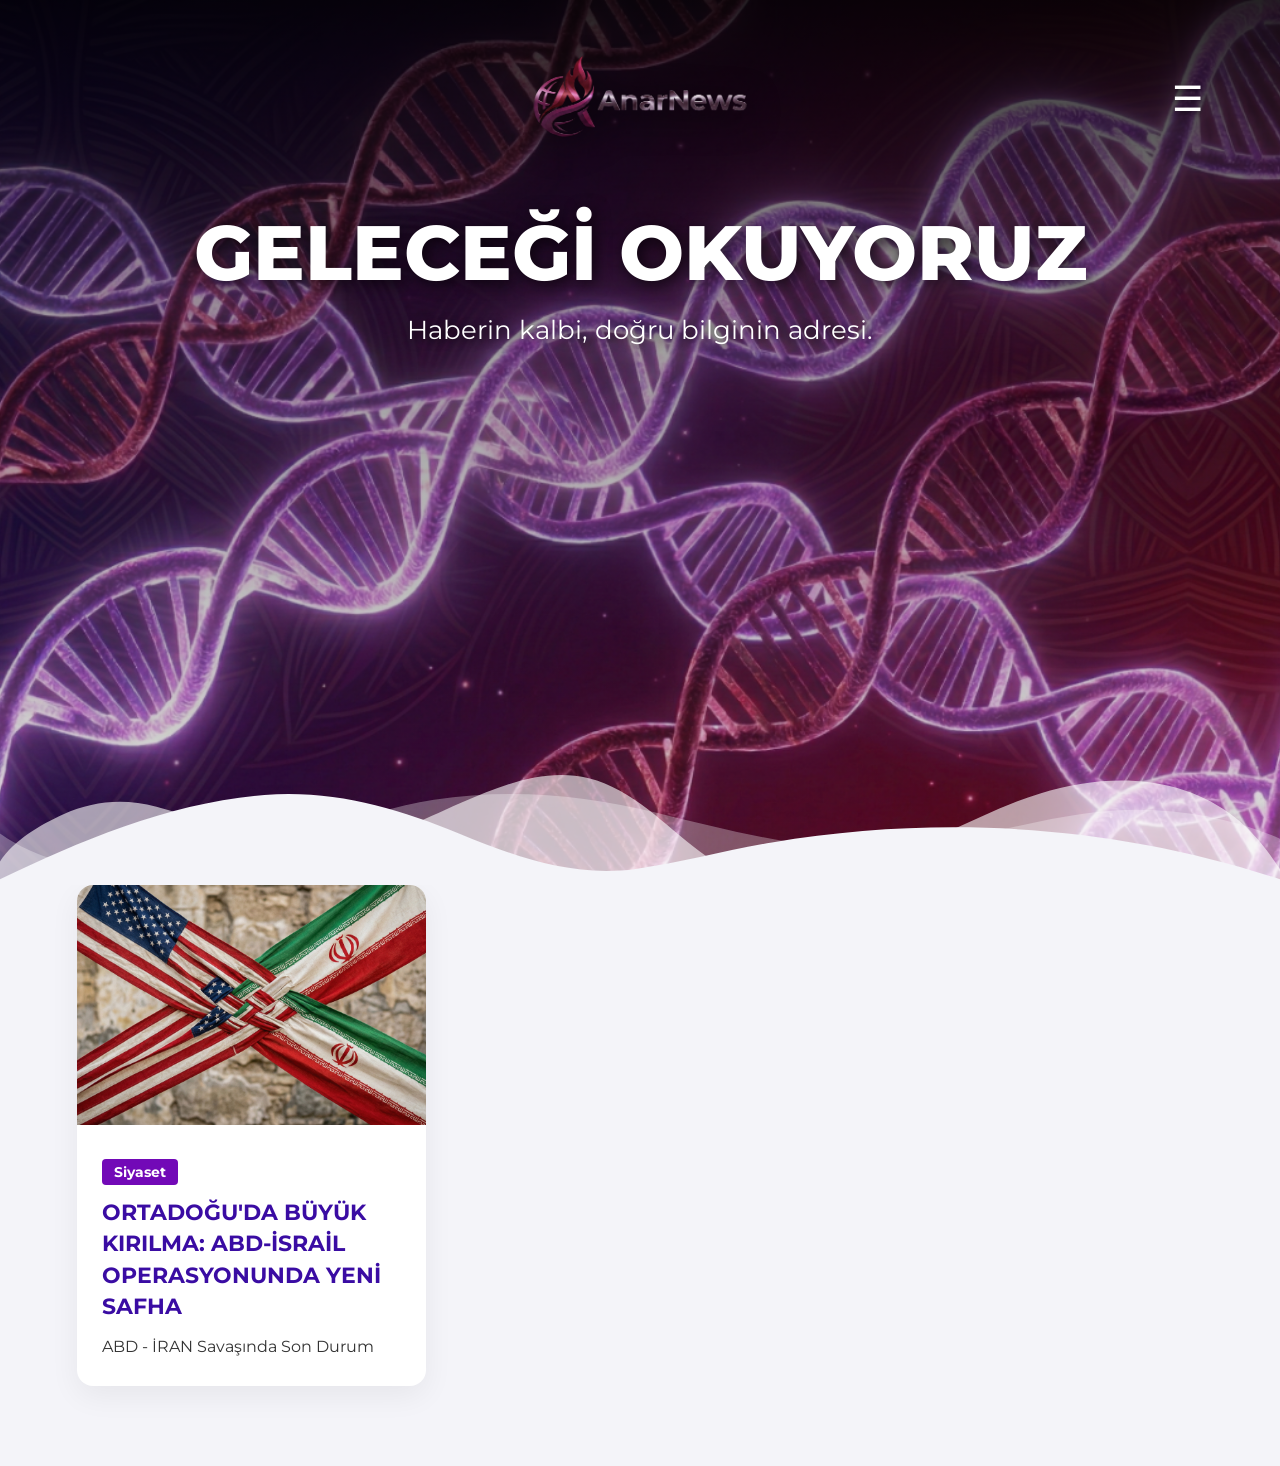
<file: index.html>
<!DOCTYPE html>
<html lang="tr">
<head>
    <script async src="https://www.googletagmanager.com/gtag/js?id=G-TTC3R8D3WZ"></script>
    <script>
      window.dataLayer = window.dataLayer || [];
      function gtag(){dataLayer.push(arguments);}
      gtag('js', new Date());

      gtag('config', 'G-TTC3R8D3WZ');
    </script>
    <meta charset="UTF-8">
    <meta name="viewport" content="width=device-width, initial-scale=1.0">
    <title>AnarNews</title>
    <link rel="stylesheet" href="style.css">
    <script src="https://identity.netlify.com/v1/netlify-identity-widget.js"></script>
</head>
<body>

    <div id="mySidebar" class="sidebar">
        <a href="javascript:void(0)" class="close-btn" onclick="closeNav()">&times;</a>
        <img src="logo.jpg" alt="AnarNews Logo" class="sidebar-logo" onerror="this.style.display='none'">
        <a href="index.html">Ana Sayfa</a>
        <button class="dropdown-btn">Kategoriler &#9660;</button>
        <div class="dropdown-container">
            <a href="index.html?kategori=Gündem">Gündem</a>
            <a href="index.html?kategori=Siyaset">Siyaset</a>
            <a href="index.html?kategori=Dünya">Dünya</a>
            <a href="index.html?kategori=Ekonomi">Ekonomi</a>
            <a href="index.html?kategori=Borsa">Borsa</a>
            <a href="index.html?kategori=Döviz">Döviz</a>
            <a href="index.html?kategori=Altın">Altın</a>
            <a href="index.html?kategori=Kripto Para">Kripto Para</a>
            <a href="index.html?kategori=Yerel Haberler">Yerel Haberler</a>
            <a href="index.html?kategori=Sağlık">Sağlık</a>
            <a href="index.html?kategori=Eğitim">Eğitim</a>
            <a href="index.html?kategori=Magazin">Magazin</a>
            <a href="index.html?kategori=Kültür &amp; Sanat">Kültür &amp; Sanat</a>
            <a href="index.html?kategori=Sinema">Sinema</a>
            <a href="index.html?kategori=Kitap">Kitap</a>
            <a href="index.html?kategori=Seyahat">Seyahat</a>
            <a href="index.html?kategori=Teknoloji">Teknoloji</a>
            <a href="index.html?kategori=Yapay Zeka">Yapay Zeka</a>
            <a href="index.html?kategori=Bilim">Bilim</a>
            <a href="index.html?kategori=Uzay">Uzay</a>
            <a href="index.html?kategori=Oyun (Gaming)">Oyun (Gaming)</a>
            <a href="index.html?kategori=Otomobil">Otomobil</a>
            <a href="index.html?kategori=Spor">Spor</a>
            <a href="index.html?kategori=Video Haber">Video Haber</a>
            <a href="index.html?kategori=Foto Galeri">Foto Galeri</a>
        </div>
        <a href="yazarlar.html">Yazarlar</a>
        <a href="iletisim.html">İletişim</a>
    </div>

    <div class="top-section-fixed">
        <header>
            <nav>
                <div class="logo-container">
                    <a href="index.html"><img src="logo.jpg" alt="AnarNews Logo" class="logo-img"></a>
                    <div id="category-title" class="category-title">KATEGORİ ADI</div>
                </div>
                <div class="menu-btn" onclick="openNav()">&#9776;</div>
            </nav>
        </header>

        <section class="hero" id="main-hero">
            <h1>GELECEĞİ OKUYORUZ</h1>
            <p>Haberin kalbi, doğru bilginin adresi.</p>
        </section>
    </div>

    <div class="content-curtain">
        <div class="wave-divider"><svg viewBox="0 0 1200 120" preserveAspectRatio="none"><path d="M0,0V46.29c47.79,22.2,103.59,32.17,158,28,70.36-5.37,136.33-33.31,206.8-37.5C438.64,32.43,512.34,53.67,583,72.05c69.27,18,138.3,24.88,209.4,13.08,36.15-6,69.85-17.84,104.45-29.34C989.49,25,1113-14.29,1200,52.47V0Z" opacity=".3" fill="#ffffff"></path><path d="M0,0V15.81C13,36.92,27.64,56.86,47.69,72.05,99.41,111.27,165,111,224.58,91.58c31.15-10.15,60.09-26.07,89.67-39.8,40.92-19,84.73-46,130.83-49.67,36.26-2.85,70.9,9.42,98.6,31.56,31.77,25.39,62.32,62,103.63,73,40.44,10.79,81.35-6.69,119.13-24.28s75.16-39,116.92-43.05c59.73-5.85,113.28,22.88,168.9,38.84,30.2,8.66,59,6.17,87.09-7.5,22.43-10.89,48-26.93,60.65-49.24V0Z" opacity=".6" fill="#ffffff"></path><path d="M0,0V5.63C149.93,59,314.09,71.32,475.83,42.57c43-7.64,84.23-20.12,127.61-26.46,59-8.63,112.48,12.24,165.56,35.4C827.93,77.22,886,95.24,951.2,90c86.53-7,172.46-45.71,248.8-84.81V0Z" fill="#f4f4f9"></path></svg></div>
        
        <section class="news-section">
            <div class="news-grid" id="news-container"><p style="grid-column: 1 / -1; text-align: center;">Haberler yükleniyor...</p></div>
        </section>
    </div>

    <script>
        function openNav() { document.getElementById("mySidebar").style.width = "300px"; }
        function closeNav() { document.getElementById("mySidebar").style.width = "0"; }
        var dropdown = document.getElementsByClassName("dropdown-btn");
        for (var i = 0; i < dropdown.length; i++) {
            dropdown[i].addEventListener("click", function() {
                this.classList.toggle("active");
                var dropdownContent = this.nextElementSibling;
                if (dropdownContent.style.display === "block") { dropdownContent.style.display = "none"; } 
                else { dropdownContent.style.display = "block"; }
            });
        }
        window.addEventListener('scroll', function() {
            var heroes = document.querySelectorAll('.hero');
            heroes.forEach(function(hero) {
                var opacity = 1 - (window.scrollY / 350);
                hero.style.opacity = opacity > 0 ? opacity : 0;
            });
        });

        const params = new URLSearchParams(window.location.search);
        const activeCategory = params.get('kategori');

        if(activeCategory) {
            document.getElementById('main-hero').style.display = 'none';
            document.getElementById('category-title').innerText = activeCategory;
            document.getElementById('category-title').style.display = 'block';
            document.title = activeCategory + " Haberleri - AnarNews";
        }

        fetch('haberler.json?v=' + new Date().getTime())
            .then(response => response.json())
            .then(data => {
                const container = document.getElementById('news-container');
                if (!data.haber_listesi || data.haber_listesi.length === 0) return;
                
                let listWithIds = data.haber_listesi.map((haber, index) => ({...haber, originalId: index}));
                let reversedList = listWithIds.reverse();

                if(activeCategory) {
                    reversedList = reversedList.filter(h => h.category === activeCategory);
                }

                if(reversedList.length === 0) {
                    container.innerHTML = `<p style="grid-column: 1 / -1; text-align: center; font-size: 1.2rem; margin-top:50px;">${activeCategory} kategorisinde henüz haber bulunmuyor.</p>`;
                    return;
                }

                let html = '';
                reversedList.forEach(haber => {
                    const img = haber.thumbnail ? haber.thumbnail : 'https://images.unsplash.com/photo-1526374965328-7f61d4dc18c5?auto=format&fit=crop&w=600&q=80';
                    const cat = haber.category ? `<span class="news-tag">${haber.category}</span>` : '';
                    html += `<a href="haber-detay.html?id=${haber.originalId}" style="text-decoration: none; color: inherit;">
                        <article class="news-card">
                            <img src="${img}" alt="${haber.title}">
                            <div class="news-content">
                                ${cat}
                                <h3>${haber.title}</h3>
                                <p>${haber.description}</p>
                            </div>
                        </article></a>`;
                });
                container.innerHTML = html;
            });
    </script>
</body>
</html>
</file>
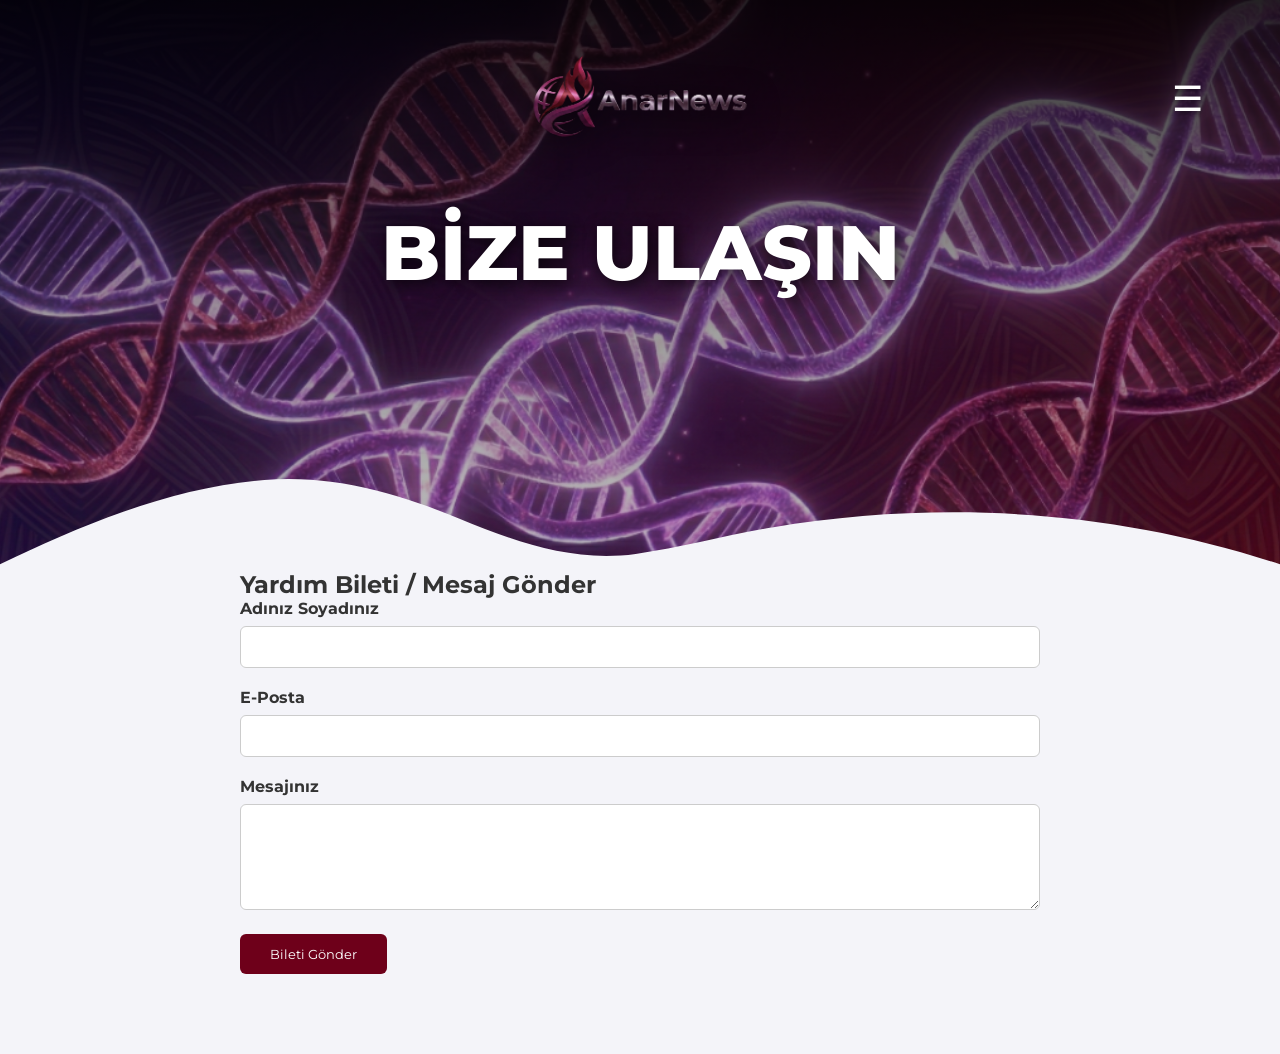
<file: iletisim.html>
<!DOCTYPE html>
<html lang="tr">
<head>
    <script async src="https://www.googletagmanager.com/gtag/js?id=G-TTC3R8D3WZ"></script>
    <script>
      window.dataLayer = window.dataLayer || [];
      function gtag(){dataLayer.push(arguments);}
      gtag('js', new Date());

      gtag('config', 'G-TTC3R8D3WZ');
    </script>
    <meta charset="UTF-8">
    <meta name="viewport" content="width=device-width, initial-scale=1.0">
    <title>İletişim - AnarNews</title>
    <link rel="stylesheet" href="style.css">
    <link rel="icon" href="favicon.jpg" type="image/jpeg">
</head>
<body>

    <div id="mySidebar" class="sidebar">
        <a href="javascript:void(0)" class="close-btn" onclick="closeNav()">&times;</a>
        <img src="logo.jpg" alt="AnarNews Logo" class="sidebar-logo" onerror="this.style.display='none'">
        <a href="index.html">Ana Sayfa</a>
        <button class="dropdown-btn">Kategoriler &#9660;</button>
        <div class="dropdown-container">
            <a href="index.html?kategori=Gündem">Gündem</a>
            <a href="index.html?kategori=Siyaset">Siyaset</a>
            <a href="index.html?kategori=Dünya">Dünya</a>
            <a href="index.html?kategori=Ekonomi">Ekonomi</a>
            <a href="index.html?kategori=Borsa">Borsa</a>
            <a href="index.html?kategori=Döviz">Döviz</a>
            <a href="index.html?kategori=Altın">Altın</a>
            <a href="index.html?kategori=Kripto Para">Kripto Para</a>
            <a href="index.html?kategori=Yerel Haberler">Yerel Haberler</a>
            <a href="index.html?kategori=Sağlık">Sağlık</a>
            <a href="index.html?kategori=Eğitim">Eğitim</a>
            <a href="index.html?kategori=Magazin">Magazin</a>
            <a href="index.html?kategori=Kültür &amp; Sanat">Kültür &amp; Sanat</a>
            <a href="index.html?kategori=Sinema">Sinema</a>
            <a href="index.html?kategori=Kitap">Kitap</a>
            <a href="index.html?kategori=Seyahat">Seyahat</a>
            <a href="index.html?kategori=Teknoloji">Teknoloji</a>
            <a href="index.html?kategori=Yapay Zeka">Yapay Zeka</a>
            <a href="index.html?kategori=Bilim">Bilim</a>
            <a href="index.html?kategori=Uzay">Uzay</a>
            <a href="index.html?kategori=Oyun (Gaming)">Oyun (Gaming)</a>
            <a href="index.html?kategori=Otomobil">Otomobil</a>
            <a href="index.html?kategori=Spor">Spor</a>
            <a href="index.html?kategori=Video Haber">Video Haber</a>
            <a href="index.html?kategori=Foto Galeri">Foto Galeri</a>
        </div>
        <a href="yazarlar.html">Yazarlar</a>
        <a href="iletisim.html">İletişim</a>
    </div>

    <div class="top-section-fixed">
        <header>
            <nav>
                <div class="logo-container">
                    <a href="index.html"><img src="logo.jpg" alt="AnarNews Logo" class="logo-img"></a>
                </div>
                <div class="menu-btn" onclick="openNav()">&#9776;</div>
            </nav>
        </header>
        <section class="hero"><h1>BİZE ULAŞIN</h1></section>
    </div>

    <div class="content-curtain" style="margin-top: 50vh;">
        <div class="wave-divider"><svg viewBox="0 0 1200 120" preserveAspectRatio="none"><path d="M0,0V5.63C149.93,59,314.09,71.32,475.83,42.57c43-7.64,84.23-20.12,127.61-26.46,59-8.63,112.48,12.24,165.56,35.4C827.93,77.22,886,95.24,951.2,90c86.53-7,172.46-45.71,248.8-84.81V0Z" fill="#f4f4f9"></path></svg></div>
        <section class="news-section">
            <div class="contact-form-container" style="max-width: 800px; margin: 0 auto;">
                
                <div id="success-message" style="display:none; background-color: #27ae60; color: white; text-align: center; padding: 15px; font-weight: bold; font-size: 1.1rem; border-radius: 8px; margin-bottom: 20px;">
                    Mesajınız başarıyla iletilmiştir. Teşekkür ederiz!
                </div>

                <h2>Yardım Bileti / Mesaj Gönder</h2>
                
                <form name="iletisim-bileti" method="POST" data-netlify="true" action="/iletisim.html?success=true" class="contact-form">
                    <div class="form-group">
                        <label>Adınız Soyadınız</label>
                        <input type="text" name="isim" required>
                    </div>
                    <div class="form-group">
                        <label>E-Posta</label>
                        <input type="email" name="email" required>
                    </div>
                    <div class="form-group">
                        <label>Mesajınız</label>
                        <textarea name="mesaj" rows="5" required></textarea>
                    </div>
                    <button type="submit" class="submit-btn">Bileti Gönder</button>
                </form>
                
            </div>
        </section>
    </div>

    <script>
        function openNav() { document.getElementById("mySidebar").style.width = "300px"; }
        function closeNav() { document.getElementById("mySidebar").style.width = "0"; }
        var dropdown = document.getElementsByClassName("dropdown-btn");
        for (var i = 0; i < dropdown.length; i++) {
            dropdown[i].addEventListener("click", function() {
                this.classList.toggle("active");
                var dropdownContent = this.nextElementSibling;
                if (dropdownContent.style.display === "block") dropdownContent.style.display = "none";
                else dropdownContent.style.display = "block";
            });
        }
        window.addEventListener('scroll', function() {
            var heroes = document.querySelectorAll('.hero');
            heroes.forEach(function(hero) {
                var opacity = 1 - (window.scrollY / 350);
                hero.style.opacity = opacity > 0 ? opacity : 0;
            });
        });

        const urlParams = new URLSearchParams(window.location.search);
        if (urlParams.get('success') === 'true') {
            document.getElementById('success-message').style.display = 'block';
            window.history.replaceState({}, document.title, window.location.pathname);
        }
    </script>
</body>
</html>
</file>
<file: style.css>
@import url('https://fonts.googleapis.com/css2?family=Montserrat:wght@400;500;700;800&display=swap');

* { margin: 0; padding: 0; box-sizing: border-box; font-family: 'Montserrat', sans-serif; }
body { background-color: #f4f4f9; color: #333; overflow-x: hidden; }

/* YAN MENÜ VE HAMBURGER (SAĞDA) */
.menu-btn { font-size: 35px; cursor: pointer; color: white; position: absolute; right: 6%; z-index: 100; text-shadow: 0 2px 5px rgba(0,0,0,0.5); transition: transform 0.3s ease; }
.menu-btn:hover { transform: scale(1.1); color: #d2b4de; }
.sidebar { height: 100%; width: 0; position: fixed; z-index: 1000; top: 0; right: 0; left: auto; background-color: #111; overflow-x: hidden; transition: 0.4s; padding-top: 60px; box-shadow: -5px 0 15px rgba(0,0,0,0.5); }
.sidebar-logo { width: 80%; margin: 0 auto 30px auto; display: block; border-radius: 10px; }
.sidebar a, .dropdown-btn { padding: 15px 25px; text-decoration: none; font-size: 1.2rem; color: #818181; display: block; transition: 0.3s; background: none; border: none; width: 100%; text-align: left; cursor: pointer; font-weight: 500; }
.sidebar a:hover, .dropdown-btn:hover { color: #f1f1f1; background-color: #333; }
.sidebar .close-btn { position: absolute; top: 10px; right: 20px; font-size: 36px; padding: 0; width: auto; }
.dropdown-container { display: none; background-color: #262626; padding-left: 15px; }
.dropdown-container a { font-size: 1rem; padding: 10px 25px; }

/* ARKA PLAN VE LOGO */
.top-section-fixed { position: fixed; top: 0; left: 0; width: 100%; height: 100vh; z-index: 1; background: linear-gradient(to bottom, rgba(0,0,0,0.85) 0%, rgba(0,0,0,0.4) 30%, rgba(0,0,0,0.1) 100%), url("background.jpg"); background-size: cover; background-position: center top; color: white; }
header { padding: 1rem 0; position: relative; z-index: 10; width: 100%; }
nav { display: flex; justify-content: center; align-items: center; position: relative; width: 100%; }
.logo-container { display: flex; flex-direction: column; align-items: center; justify-content: center; }
.logo-img { height: 160px; width: auto; filter: drop-shadow(0 8px 16px rgba(0,0,0,0.7)); transition: transform 0.3s ease; }
.logo-img:hover { transform: scale(1.05); }
.category-title { color: #d2b4de; font-size: 1.5rem; font-weight: 800; letter-spacing: 3px; text-transform: uppercase; margin-top: 15px; text-shadow: 0 4px 10px rgba(0,0,0,0.8); display: none; }

/* ANA SAYFA - BÜYÜK YAZILAR */
.hero { display: flex; flex-direction: column; justify-content: center; align-items: center; text-align: center; margin-top: 10px; padding: 0 20px; position: relative; z-index: 10; transition: opacity 0.1s ease-out; }
.hero h1 { font-size: 4.8rem; font-weight: 800; margin-bottom: 15px; text-shadow: 3px 3px 15px rgba(0,0,0,0.7); }
.hero p { font-size: 1.6rem; margin-bottom: 40px; text-shadow: 2px 2px 10px rgba(0,0,0,0.7); }

/* BEYAZ PERDE VE HABERLER */
.content-curtain { position: relative; z-index: 2; margin-top: 85vh; }
.wave-divider { width: 100%; overflow: hidden; line-height: 0; transform: rotate(180deg); }
.wave-divider svg { display: block; width: calc(100% + 1.3px); height: 120px; }
.news-section { padding: 0 6% 80px 6%; background-color: #f4f4f9; }
.news-grid { display: grid; grid-template-columns: repeat(3, 1fr); gap: 40px; }
.news-card { background: white; border-radius: 16px; overflow: hidden; box-shadow: 0 10px 30px rgba(0,0,0,0.06); transition: transform 0.3s ease; }
.news-card:hover { transform: translateY(-10px); }
.news-card img { width: 100%; height: 240px; object-fit: cover; }
.news-content { padding: 30px 25px; }
.news-content h3 { color: #3a0ca3; margin-bottom: 15px; font-size: 1.4rem; font-weight: 700; line-height: 1.4;}
.news-tag { display: inline-block; background: #7209b7; color: white; padding: 5px 12px; border-radius: 4px; font-size: 0.85rem; margin-bottom: 12px; font-weight: bold; }

/* HABER OKUMA SAYFASI (DETAY) */
.article-hero { margin-top: -30px; }
.article-hero h1 { font-size: 3rem; line-height: 1.2; max-width: 1100px; }
.article-curtain { margin-top: 45vh; }
.article-body-container { background-color: #f4f4f9; padding-bottom: 80px; }
.article-content { max-width: 1400px; margin: -30px auto 0 auto; background: white; padding: 50px 60px; border-radius: 16px; box-shadow: 0 10px 30px rgba(0,0,0,0.06); position: relative; z-index: 10; }
.article-main-img { width: 100%; height: auto; max-height: 600px; object-fit: cover; border-radius: 12px; margin-bottom: 40px; }
#article-body { white-space: pre-wrap; word-wrap: break-word; line-height: 1.8; color: #444; font-size: 1.2rem; }

/* YAZARLAR VE PROFİL */
.author-profile-box { display: flex; align-items: center; gap: 30px; background: #fff; padding: 40px; border-radius: 16px; box-shadow: 0 10px 30px rgba(0,0,0,0.06); margin: -30px auto 40px auto; max-width: 1200px; position: relative; z-index: 10; border-left: 8px solid #7209b7; }
.author-profile-img { width: 150px; height: 150px; border-radius: 50%; object-fit: cover; }
.authors-grid { display: grid; grid-template-columns: repeat(auto-fit, minmax(300px, 1fr)); gap: 40px; margin-top: -30px; position: relative; z-index: 10; }
.author-card { background: white; border-radius: 16px; padding: 40px 30px; text-align: center; box-shadow: 0 10px 30px rgba(0,0,0,0.06); transition: transform 0.3s ease; border-bottom: 5px solid #8e44ad; cursor: pointer; text-decoration: none; display: block; }
.author-card:hover { transform: translateY(-10px); }
.author-card img { width: 120px; height: 120px; border-radius: 50%; object-fit: cover; margin-bottom: 20px; }

/* YORUMLAR VE İLETİŞİM FORMU */
.comments-section h2 { color: #6e001a; border-bottom: 3px solid #8e44ad; padding-bottom: 10px; display: inline-block; margin-bottom: 30px; }
.comment-form-container { background: #f9f9f9; padding: 30px; border-radius: 12px; }
.form-group { margin-bottom: 20px; }
.form-group label { display: block; font-weight: bold; margin-bottom: 8px; }
.form-group input, .form-group textarea { width: 100%; padding: 12px; border: 1px solid #ccc; border-radius: 6px; }
.submit-btn { padding: 12px 30px; background: #6e001a; color: white; border: none; border-radius: 6px; cursor: pointer; }


/* ========================================= */
/* --- MOBİL UYUM (RESPONSIVE TASARIM) --- */
/* ========================================= */

/* Tablet Ekranları İçin */
@media (max-width: 1100px) {
    .news-grid { grid-template-columns: repeat(2, 1fr); }
}

/* Cep Telefonları İçin (Tam Dönüşüm) */
@media (max-width: 768px) {
    /* Haberleri tek sütuna düşür (Alt alta) */
    .news-grid { grid-template-columns: 1fr; }
    
    /* Üst Menü ve Logo Küçültmesi */
    .logo-img { height: 100px; }
    .menu-btn { font-size: 30px; right: 5%; }
    
    /* Ana Sayfa Yazılarını Küçült */
    .hero h1 { font-size: 2.8rem; }
    .hero p { font-size: 1.2rem; }
    .category-title { font-size: 1.2rem; margin-top: 10px; }
    
    /* Haber Okuma Şablonu (Daha az boşluk, daha okunaklı metin) */
    .article-hero h1 { font-size: 2rem; padding: 0 15px; }
    .article-content { padding: 30px 20px; margin-top: -50px; }
    #article-body { font-size: 1.1rem; }
    .article-main-img { margin-bottom: 20px; }
    
    /* Yazar Profili (Fotoğrafı ve yazıyı alt alta ortala) */
    .author-profile-box { flex-direction: column; text-align: center; padding: 30px 20px; border-left: none; border-top: 8px solid #7209b7; }
    
    /* Form ve Yorum Alanları */
    .comment-form-container { padding: 20px 15px; }
    .news-section { padding: 0 5% 50px 5%; }
}

/* Çok Küçük Telefonlar İçin Ekstra İnce Ayar */
@media (max-width: 480px) {
    .hero h1 { font-size: 2.2rem; }
    .article-hero h1 { font-size: 1.6rem; }
    .news-content h3 { font-size: 1.2rem; }
    .logo-img { height: 80px; }
}
</file>
